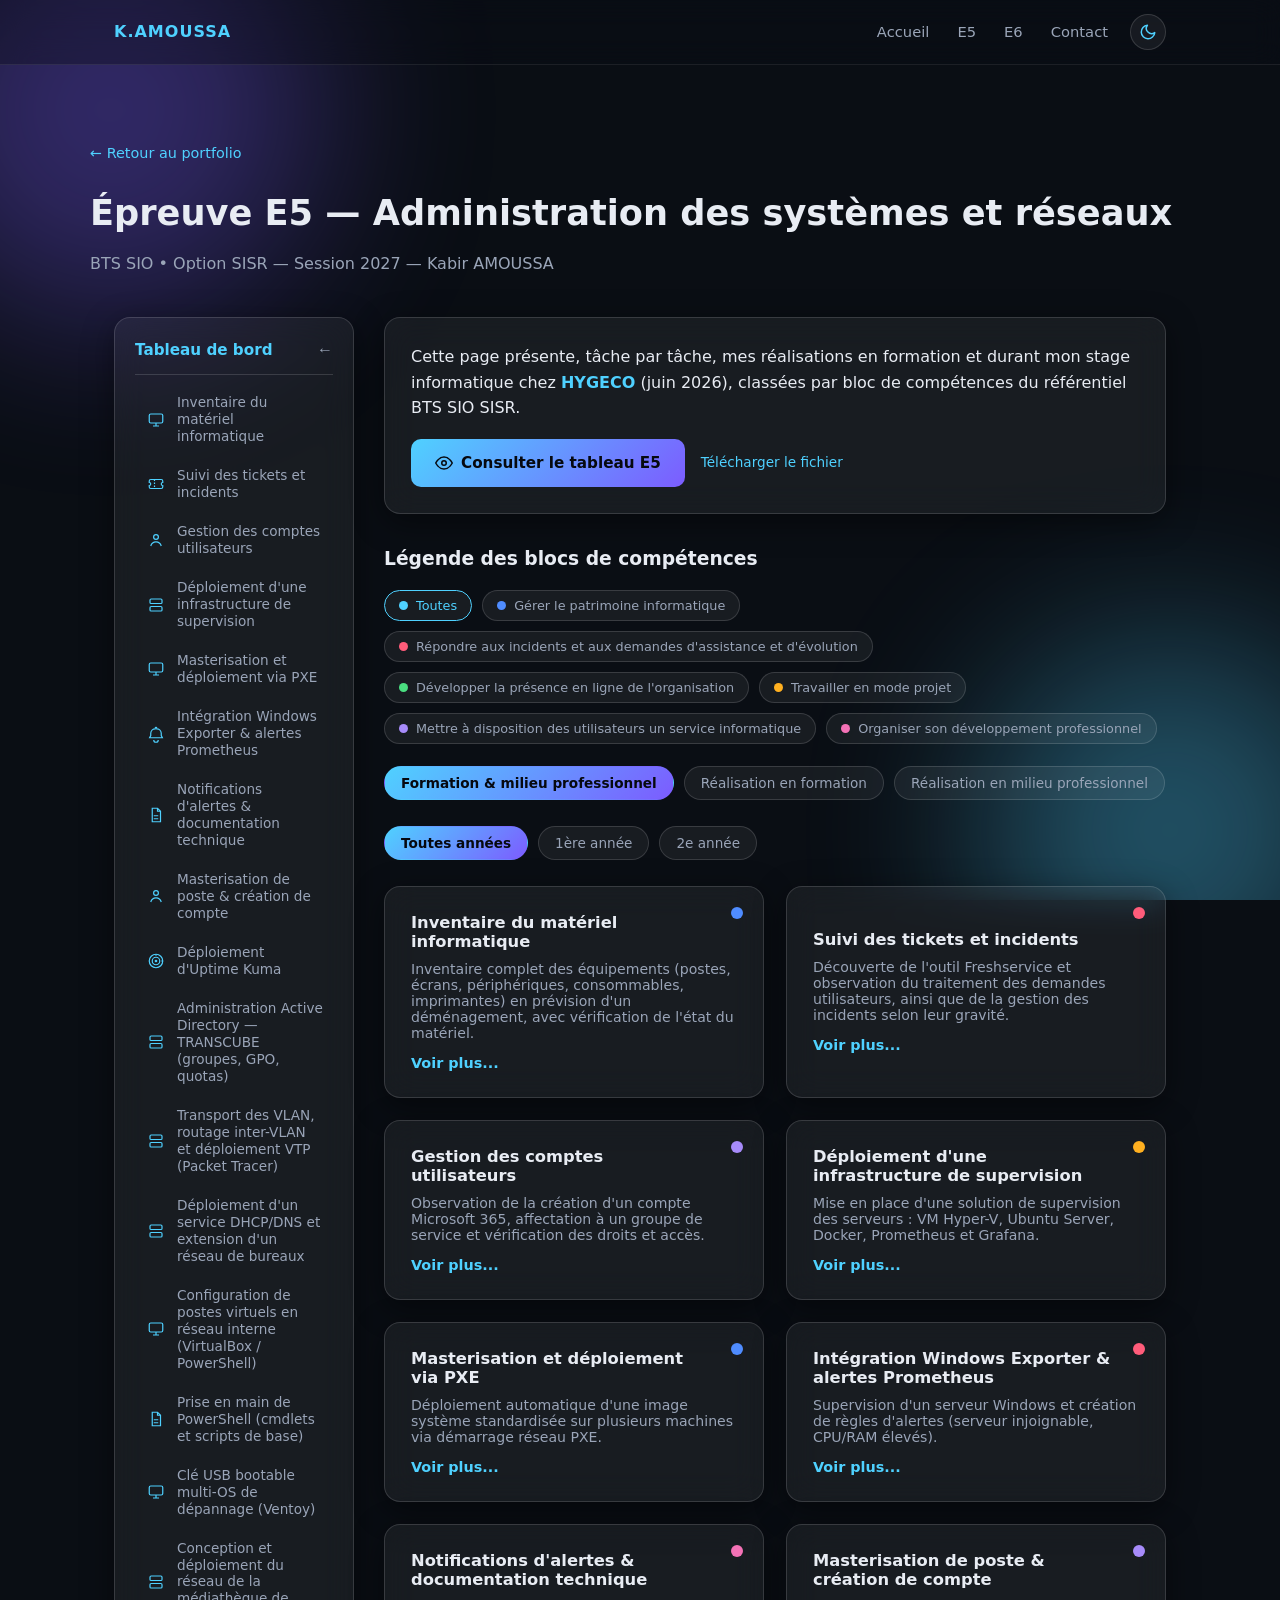
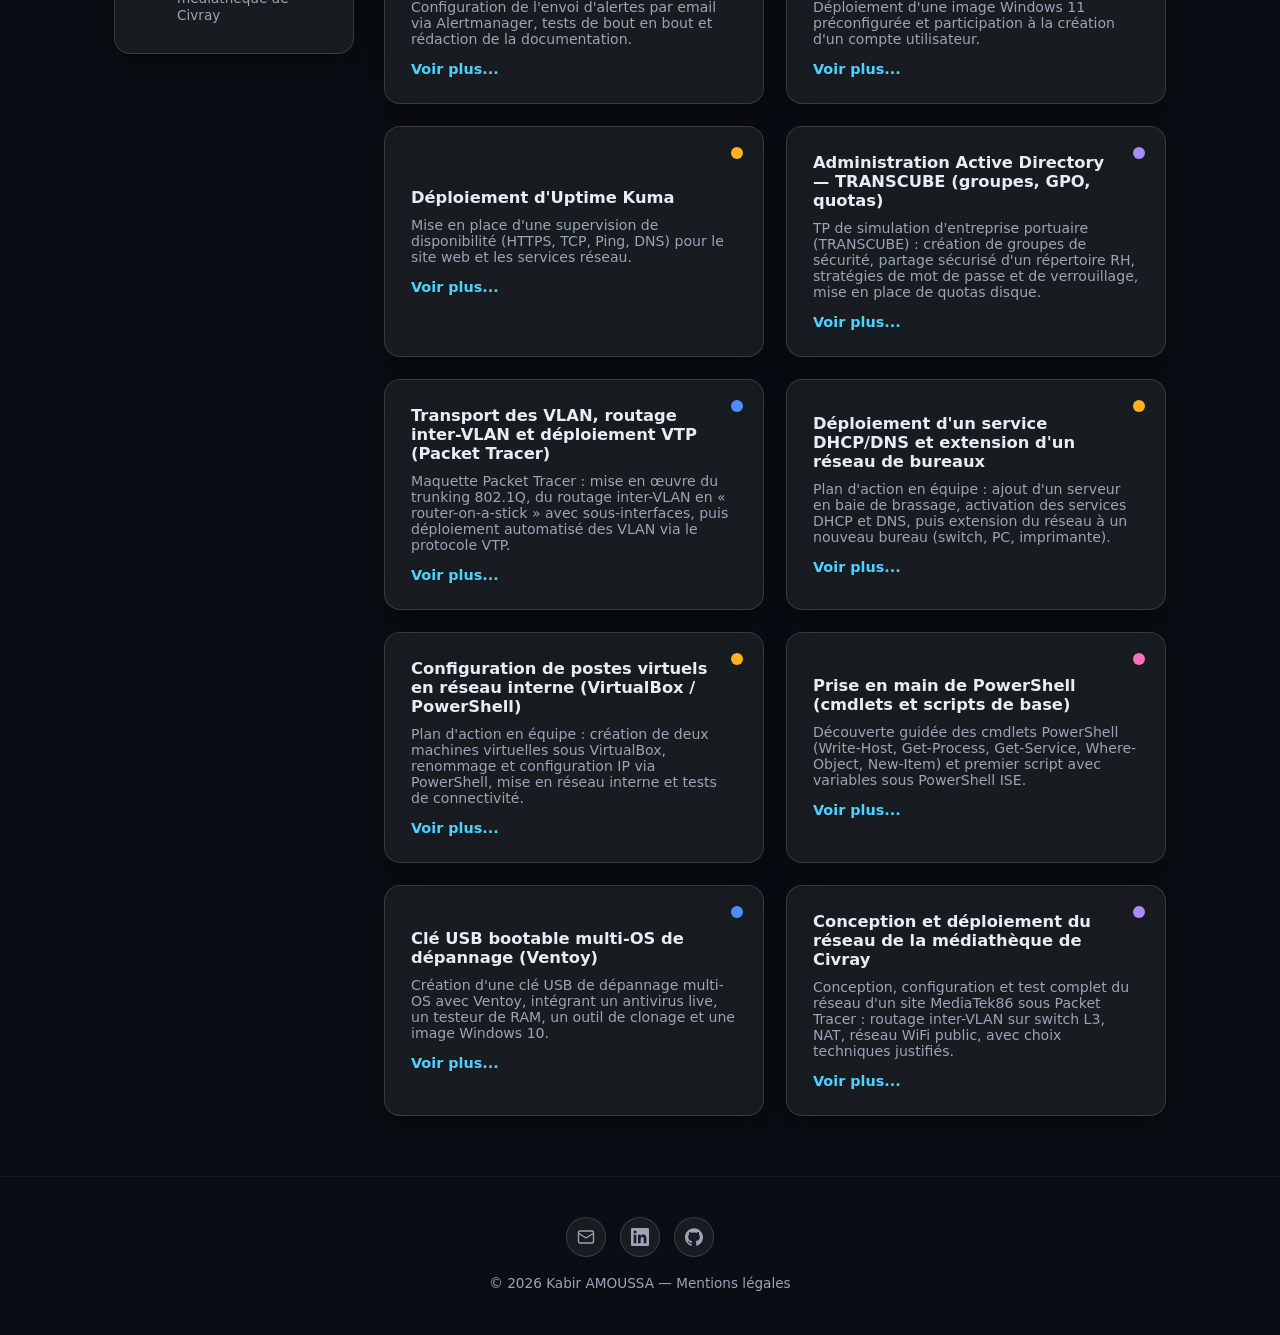
<file: e5.html>
<!DOCTYPE html>
<html lang="fr">
<head>
<meta charset="UTF-8">
<meta name="viewport" content="width=device-width, initial-scale=1.0">
<title>Épreuve E5 — Kabir AMOUSSA</title>
<meta name="robots" content="noindex, nofollow">
<script>(function(){var t=localStorage.getItem('theme');if(t==='light')document.documentElement.dataset.theme='light';})();</script>
<link rel="icon" type="image/svg+xml" href="assets/favicon.svg">
<link rel="stylesheet" href="css/style.css?v=18">
</head>
<body>

<div class="bg-blobs">
  <div class="blob blob1"></div>
  <div class="blob blob2"></div>
</div>

<nav class="navbar">
  <div class="container">
    <div class="logo">K.AMOUSSA</div>
    <div class="navbar-right">
      <ul class="nav-links">
        <li><a href="index.html">Accueil</a></li>
        <li><a href="e5.html">E5</a></li>
        <li><a href="e6.html">E6</a></li>
        <li><a href="index.html#contact">Contact</a></li>
      </ul>
      <button id="themeToggle" class="theme-toggle" aria-label="Changer de thème">
        <svg class="icon-moon" viewBox="0 0 24 24" fill="none" stroke="currentColor" stroke-width="2" stroke-linecap="round" stroke-linejoin="round"><path d="M21 12.79A9 9 0 1 1 11.21 3 7 7 0 0 0 21 12.79z"/></svg>
        <svg class="icon-sun" viewBox="0 0 24 24" fill="none" stroke="currentColor" stroke-width="2" stroke-linecap="round" stroke-linejoin="round"><circle cx="12" cy="12" r="5"/><path d="M12 1v2M12 21v2M4.22 4.22l1.42 1.42M18.36 18.36l1.42 1.42M1 12h2M21 12h2M4.22 19.78l1.42-1.42M18.36 5.64l1.42-1.42"/></svg>
      </button>
      <button class="nav-toggle" aria-label="Ouvrir le menu">&#9776;</button>
    </div>
  </div>
</nav>

<header class="subpage-header container">
  <a href="index.html" class="back-link">&larr; Retour au portfolio</a>
  <h1>Épreuve E5 — Administration des systèmes et réseaux</h1>
  <p style="color:var(--text-dim);">BTS SIO • Option SISR — Session 2027 — Kabir AMOUSSA</p>
</header>

<div class="e5-layout container">

  <!-- SIDEBAR -->
  <aside class="e5-sidebar glass" id="e5Sidebar">
    <div class="e5-sidebar-head">
      <span>Tableau de bord</span>
      <button id="e5SidebarToggle" aria-label="Réduire">&larr;</button>
    </div>
    <ul class="e5-sidebar-list" id="e5SidebarList"></ul>
  </aside>

  <div class="e5-main">
    <div class="glass card reveal" style="margin-bottom:30px;">
      <p>
        Cette page présente, tâche par tâche, mes réalisations en formation et durant mon stage
        informatique chez <strong class="accent">HYGECO</strong> (juin 2026), classées par bloc de
        compétences du référentiel BTS SIO SISR.
      </p>
      <div style="display:flex; align-items:center; gap:16px; flex-wrap:wrap; margin-top:18px;">
        <a href="https://view.officeapps.live.com/op/view.aspx?src=https%3A%2F%2Fakabir-07.github.io%2Fassets%2FTableau_E5_Kabir_AMOUSSA.xlsx" target="_blank" rel="noopener" class="btn btn-primary btn-icon">
          <svg xmlns="http://www.w3.org/2000/svg" width="18" height="18" viewBox="0 0 24 24" fill="none" stroke="currentColor" stroke-width="2" stroke-linecap="round" stroke-linejoin="round"><path d="M1 12s4-8 11-8 11 8 11 8-4 8-11 8-11-8-11-8Z"/><circle cx="12" cy="12" r="3"/></svg>
          Consulter le tableau E5
        </a>
        <a href="assets/Tableau_E5_Kabir_AMOUSSA.xlsx" download class="accent" style="font-size:0.85rem;">Télécharger le fichier</a>
      </div>
    </div>

    <h3 class="reveal" style="margin-bottom:16px;">Légende des blocs de compétences</h3>
    <div class="e5-legend reveal" id="e5Legend">
      <button class="legend-item active" data-bloc="all"><span class="legend-dot" style="background:var(--accent)"></span>Toutes</button>
      <button class="legend-item" data-bloc="patrimoine"><span class="legend-dot dot-patrimoine"></span>Gérer le patrimoine informatique</button>
      <button class="legend-item" data-bloc="incidents"><span class="legend-dot dot-incidents"></span>Répondre aux incidents et aux demandes d'assistance et d'évolution</button>
      <button class="legend-item" data-bloc="presence"><span class="legend-dot dot-presence"></span>Développer la présence en ligne de l'organisation</button>
      <button class="legend-item" data-bloc="projet"><span class="legend-dot dot-projet"></span>Travailler en mode projet</button>
      <button class="legend-item" data-bloc="service"><span class="legend-dot dot-service"></span>Mettre à disposition des utilisateurs un service informatique</button>
      <button class="legend-item" data-bloc="devpro"><span class="legend-dot dot-devpro"></span>Organiser son développement professionnel</button>
    </div>

    <div class="e5-filters reveal">
      <button class="filter-pill active" data-lieu="all">Formation &amp; milieu professionnel</button>
      <button class="filter-pill" data-lieu="formation">Réalisation en formation</button>
      <button class="filter-pill" data-lieu="entreprise">Réalisation en milieu professionnel</button>
    </div>

    <div class="e5-filters reveal">
      <button class="filter-pill active" data-annee="all">Toutes années</button>
      <button class="filter-pill" data-annee="1">1ère année</button>
      <button class="filter-pill" data-annee="2">2e année</button>
    </div>

    <div class="grid e5-tasks-grid" id="e5TasksGrid"></div>
    <p class="e5-empty" id="e5Empty" style="display:none; color:var(--text-dim); text-align:center; margin-top:20px;">Aucune mission dans cette catégorie pour l'instant.</p>
  </div>
</div>

<!-- Modale détail tâche -->
<div class="skill-modal-overlay" id="taskModalOverlay">
  <div class="glass skill-modal task-modal">
    <button class="skill-modal-close" id="taskModalClose" aria-label="Fermer">&times;</button>
    <button class="carousel-arrow skill-modal-prev" id="taskModalPrev" aria-label="Tâche précédente">&larr;</button>
    <button class="carousel-arrow skill-modal-next" id="taskModalNext" aria-label="Tâche suivante">&rarr;</button>
    <div id="taskModalBody"></div>
  </div>
</div>

<footer>
  <div class="container">
    <div class="footer-socials">
      <a href="mailto:kabir.amoussa@outlook.fr" aria-label="Email" class="footer-icon"><svg viewBox="0 0 24 24" fill="none" stroke="currentColor" stroke-width="1.8"><rect x="2" y="4" width="20" height="16" rx="2"/><path d="m22 7-8.97 5.7a1.94 1.94 0 0 1-2.06 0L2 7"/></svg></a>
      <a href="https://www.linkedin.com/in/kabir-amoussa-a6968a33a/" target="_blank" rel="noopener" aria-label="LinkedIn" class="footer-icon"><svg viewBox="0 0 24 24" fill="currentColor"><path d="M20.447 20.452h-3.554v-5.569c0-1.328-.027-3.037-1.852-3.037-1.853 0-2.136 1.445-2.136 2.939v5.667H9.351V9h3.414v1.561h.046c.477-.9 1.637-1.85 3.37-1.85 3.601 0 4.267 2.37 4.267 5.455v6.286zM5.337 7.433c-1.144 0-2.063-.926-2.063-2.065 0-1.138.92-2.063 2.063-2.063 1.14 0 2.064.925 2.064 2.063 0 1.139-.925 2.065-2.064 2.065zm1.782 13.019H3.555V9h3.564v11.452zM22.225 0H1.771C.792 0 0 .774 0 1.729v20.542C0 23.227.792 24 1.771 24h20.451C23.2 24 24 23.227 24 22.271V1.729C24 .774 23.2 0 22.222 0h.003z"/></svg></a>
      <a href="https://github.com/AKabir-07" target="_blank" rel="noopener" aria-label="GitHub" class="footer-icon"><svg viewBox="0 0 24 24" fill="currentColor"><path d="M12 .297c-6.63 0-12 5.373-12 12 0 5.303 3.438 9.8 8.205 11.385.6.113.82-.258.82-.577 0-.285-.01-1.04-.015-2.04-3.338.724-4.042-1.61-4.042-1.61-.546-1.387-1.333-1.756-1.333-1.756-1.089-.744.084-.729.084-.729 1.205.084 1.838 1.236 1.838 1.236 1.07 1.835 2.809 1.305 3.495.998.108-.776.417-1.305.76-1.605-2.665-.3-5.466-1.332-5.466-5.93 0-1.31.465-2.38 1.235-3.22-.135-.303-.54-1.523.105-3.176 0 0 1.005-.322 3.3 1.23.96-.267 1.98-.399 3-.405 1.02.006 2.04.138 3 .405 2.28-1.552 3.285-1.23 3.285-1.23.645 1.653.24 2.873.12 3.176.765.84 1.23 1.91 1.23 3.22 0 4.61-2.805 5.625-5.475 5.92.42.36.81 1.096.81 2.22 0 1.606-.015 2.896-.015 3.286 0 .315.21.69.825.57C20.565 22.092 24 17.592 24 12.297c0-6.627-5.373-12-12-12"/></svg></a>
    </div>
    <p>© <span id="year"></span> Kabir AMOUSSA — <a href="mentions-legales.html">Mentions légales</a></p>
  </div>
</footer>

<script src="js/script.js?v=18"></script>
</body>
</html>
</file>
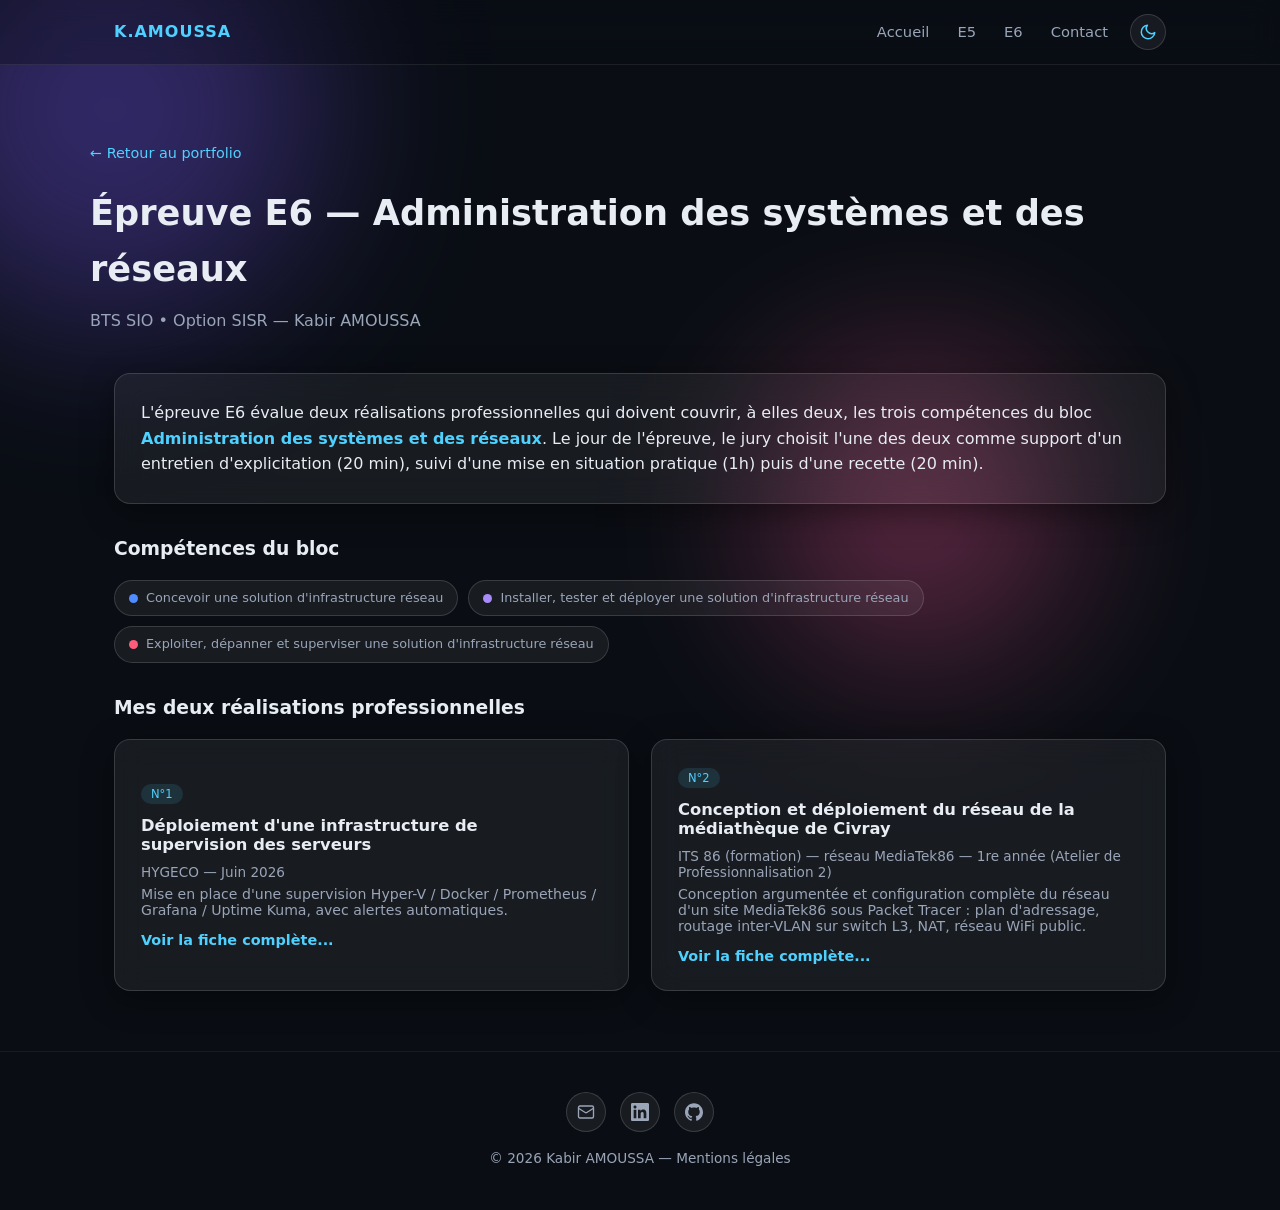
<file: e6.html>
<!DOCTYPE html>
<html lang="fr">
<head>
<meta charset="UTF-8">
<meta name="viewport" content="width=device-width, initial-scale=1.0">
<title>Épreuve E6 — Kabir AMOUSSA</title>
<meta name="robots" content="noindex, nofollow">
<script>(function(){var t=localStorage.getItem('theme');if(t==='light')document.documentElement.dataset.theme='light';})();</script>
<link rel="icon" type="image/svg+xml" href="assets/favicon.svg">
<link rel="stylesheet" href="css/style.css?v=18">
</head>
<body>

<div class="bg-blobs">
  <div class="blob blob1"></div>
  <div class="blob blob3"></div>
</div>

<nav class="navbar">
  <div class="container">
    <div class="logo">K.AMOUSSA</div>
    <div class="navbar-right">
      <ul class="nav-links">
        <li><a href="index.html">Accueil</a></li>
        <li><a href="e5.html">E5</a></li>
        <li><a href="e6.html">E6</a></li>
        <li><a href="index.html#contact">Contact</a></li>
      </ul>
      <button id="themeToggle" class="theme-toggle" aria-label="Changer de thème">
        <svg class="icon-moon" viewBox="0 0 24 24" fill="none" stroke="currentColor" stroke-width="2" stroke-linecap="round" stroke-linejoin="round"><path d="M21 12.79A9 9 0 1 1 11.21 3 7 7 0 0 0 21 12.79z"/></svg>
        <svg class="icon-sun" viewBox="0 0 24 24" fill="none" stroke="currentColor" stroke-width="2" stroke-linecap="round" stroke-linejoin="round"><circle cx="12" cy="12" r="5"/><path d="M12 1v2M12 21v2M4.22 4.22l1.42 1.42M18.36 18.36l1.42 1.42M1 12h2M21 12h2M4.22 19.78l1.42-1.42M18.36 5.64l1.42-1.42"/></svg>
      </button>
      <button class="nav-toggle" aria-label="Ouvrir le menu">&#9776;</button>
    </div>
  </div>
</nav>

<header class="subpage-header container">
  <a href="index.html" class="back-link">&larr; Retour au portfolio</a>
  <h1>Épreuve E6 — Administration des systèmes et des réseaux</h1>
  <p style="color:var(--text-dim);">BTS SIO • Option SISR — Kabir AMOUSSA</p>
</header>

<section style="padding-top:0;">
  <div class="container">

    <div class="glass card reveal" style="margin-bottom:30px;">
      <p>
        L'épreuve E6 évalue deux réalisations professionnelles qui doivent couvrir, à elles deux,
        les trois compétences du bloc <strong class="accent">Administration des systèmes et des
        réseaux</strong>. Le jour de l'épreuve, le jury choisit l'une des deux comme support d'un
        entretien d'explicitation (20 min), suivi d'une mise en situation pratique (1h) puis d'une
        recette (20 min).
      </p>
    </div>

    <h3 class="reveal" style="margin-bottom:16px;">Compétences du bloc</h3>
    <div class="e5-legend reveal" style="margin-bottom:30px;">
      <span class="legend-item" style="cursor:default;"><span class="legend-dot dot-patrimoine"></span>Concevoir une solution d'infrastructure réseau</span>
      <span class="legend-item" style="cursor:default;"><span class="legend-dot dot-service"></span>Installer, tester et déployer une solution d'infrastructure réseau</span>
      <span class="legend-item" style="cursor:default;"><span class="legend-dot dot-incidents"></span>Exploiter, dépanner et superviser une solution d'infrastructure réseau</span>
    </div>

    <h3 class="reveal" style="margin-bottom:16px;">Mes deux réalisations professionnelles</h3>
    <div class="grid" id="e6RealisationsGrid"></div>

  </div>
</section>

<!-- Modale détail réalisation -->
<div class="skill-modal-overlay" id="e6ModalOverlay">
  <div class="glass skill-modal task-modal">
    <button class="skill-modal-close" id="e6ModalClose" aria-label="Fermer">&times;</button>
    <div id="e6ModalBody"></div>
  </div>
</div>

<footer>
  <div class="container">
    <div class="footer-socials">
      <a href="mailto:kabir.amoussa@outlook.fr" aria-label="Email" class="footer-icon"><svg viewBox="0 0 24 24" fill="none" stroke="currentColor" stroke-width="1.8"><rect x="2" y="4" width="20" height="16" rx="2"/><path d="m22 7-8.97 5.7a1.94 1.94 0 0 1-2.06 0L2 7"/></svg></a>
      <a href="https://www.linkedin.com/in/kabir-amoussa-a6968a33a/" target="_blank" rel="noopener" aria-label="LinkedIn" class="footer-icon"><svg viewBox="0 0 24 24" fill="currentColor"><path d="M20.447 20.452h-3.554v-5.569c0-1.328-.027-3.037-1.852-3.037-1.853 0-2.136 1.445-2.136 2.939v5.667H9.351V9h3.414v1.561h.046c.477-.9 1.637-1.85 3.37-1.85 3.601 0 4.267 2.37 4.267 5.455v6.286zM5.337 7.433c-1.144 0-2.063-.926-2.063-2.065 0-1.138.92-2.063 2.063-2.063 1.14 0 2.064.925 2.064 2.063 0 1.139-.925 2.065-2.064 2.065zm1.782 13.019H3.555V9h3.564v11.452zM22.225 0H1.771C.792 0 0 .774 0 1.729v20.542C0 23.227.792 24 1.771 24h20.451C23.2 24 24 23.227 24 22.271V1.729C24 .774 23.2 0 22.222 0h.003z"/></svg></a>
      <a href="https://github.com/AKabir-07" target="_blank" rel="noopener" aria-label="GitHub" class="footer-icon"><svg viewBox="0 0 24 24" fill="currentColor"><path d="M12 .297c-6.63 0-12 5.373-12 12 0 5.303 3.438 9.8 8.205 11.385.6.113.82-.258.82-.577 0-.285-.01-1.04-.015-2.04-3.338.724-4.042-1.61-4.042-1.61-.546-1.387-1.333-1.756-1.333-1.756-1.089-.744.084-.729.084-.729 1.205.084 1.838 1.236 1.838 1.236 1.07 1.835 2.809 1.305 3.495.998.108-.776.417-1.305.76-1.605-2.665-.3-5.466-1.332-5.466-5.93 0-1.31.465-2.38 1.235-3.22-.135-.303-.54-1.523.105-3.176 0 0 1.005-.322 3.3 1.23.96-.267 1.98-.399 3-.405 1.02.006 2.04.138 3 .405 2.28-1.552 3.285-1.23 3.285-1.23.645 1.653.24 2.873.12 3.176.765.84 1.23 1.91 1.23 3.22 0 4.61-2.805 5.625-5.475 5.92.42.36.81 1.096.81 2.22 0 1.606-.015 2.896-.015 3.286 0 .315.21.69.825.57C20.565 22.092 24 17.592 24 12.297c0-6.627-5.373-12-12-12"/></svg></a>
    </div>
    <p>© <span id="year"></span> Kabir AMOUSSA — <a href="mentions-legales.html">Mentions légales</a></p>
  </div>
</footer>

<script src="js/script.js?v=18"></script>
</body>
</html>
                                                                                                                                                                                                                                                                              
</file>
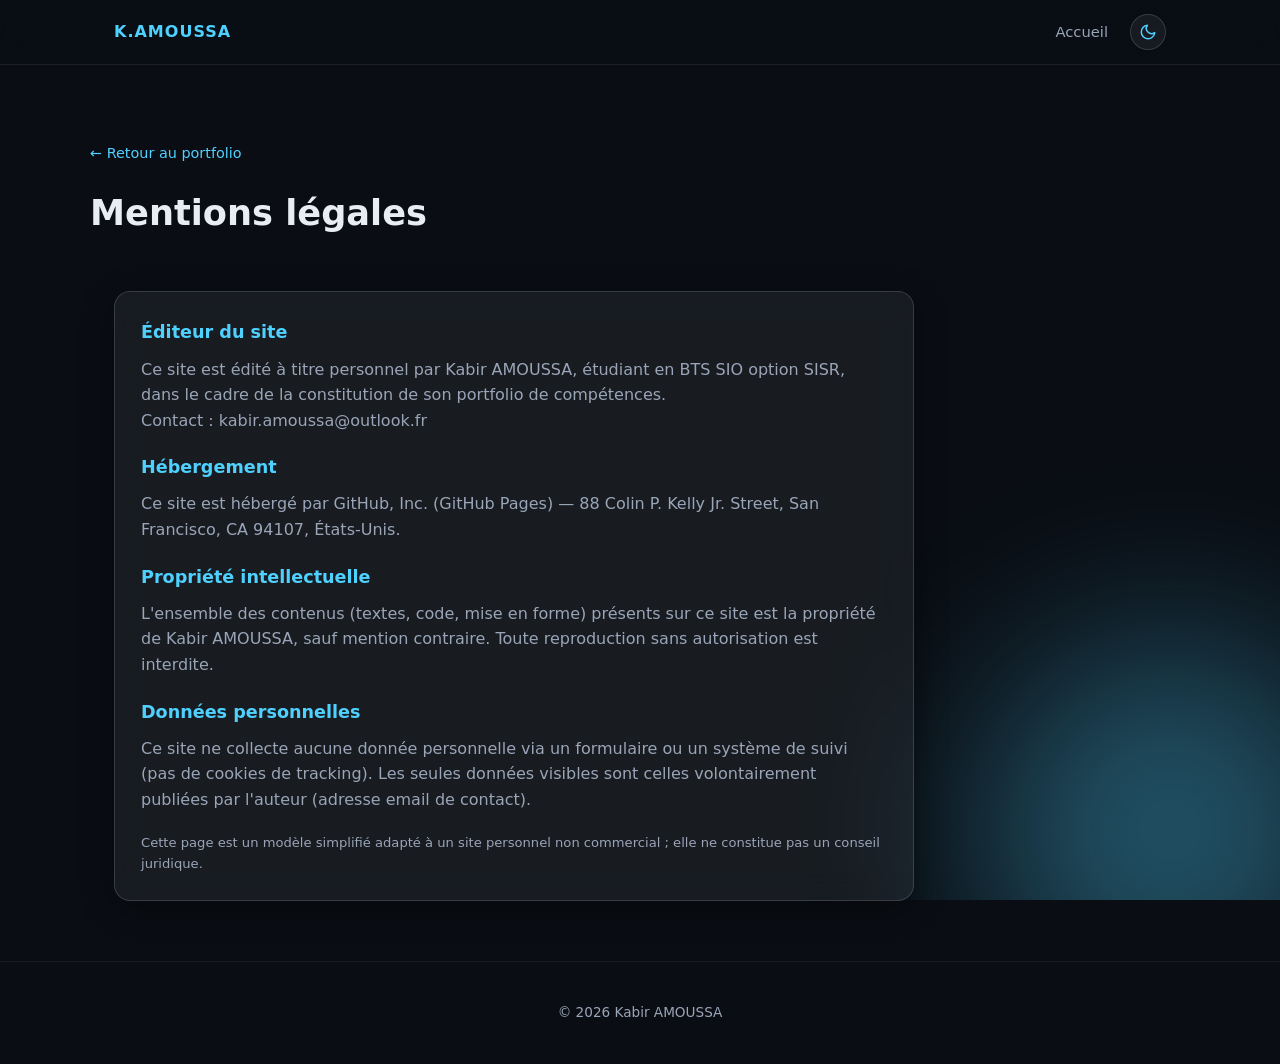
<file: mentions-legales.html>
<!DOCTYPE html>
<html lang="fr">
<head>
<meta charset="UTF-8">
<meta name="viewport" content="width=device-width, initial-scale=1.0">
<title>Mentions légales — Kabir AMOUSSA</title>
<meta name="robots" content="noindex, nofollow">
<script>(function(){var t=localStorage.getItem('theme');if(t==='light')document.documentElement.dataset.theme='light';})();</script>
<link rel="icon" type="image/svg+xml" href="assets/favicon.svg">
<link rel="stylesheet" href="css/style.css?v=18">
</head>
<body>

<div class="bg-blobs"><div class="blob blob2"></div></div>

<nav class="navbar">
  <div class="container">
    <div class="logo">K.AMOUSSA</div>
    <div class="navbar-right">
      <ul class="nav-links">
        <li><a href="index.html">Accueil</a></li>
      </ul>
      <button id="themeToggle" class="theme-toggle" aria-label="Changer de thème">
        <svg class="icon-moon" viewBox="0 0 24 24" fill="none" stroke="currentColor" stroke-width="2" stroke-linecap="round" stroke-linejoin="round"><path d="M21 12.79A9 9 0 1 1 11.21 3 7 7 0 0 0 21 12.79z"/></svg>
        <svg class="icon-sun" viewBox="0 0 24 24" fill="none" stroke="currentColor" stroke-width="2" stroke-linecap="round" stroke-linejoin="round"><circle cx="12" cy="12" r="5"/><path d="M12 1v2M12 21v2M4.22 4.22l1.42 1.42M18.36 18.36l1.42 1.42M1 12h2M21 12h2M4.22 19.78l1.42-1.42M18.36 5.64l1.42-1.42"/></svg>
      </button>
    </div>
  </div>
</nav>

<header class="subpage-header container">
  <a href="index.html" class="back-link">&larr; Retour au portfolio</a>
  <h1>Mentions légales</h1>
</header>

<section style="padding-top:0;">
  <div class="container">
    <div class="glass card" style="max-width:800px;">
      <h3 style="margin-bottom:10px;">Éditeur du site</h3>
      <p style="color:var(--text-dim); margin-bottom:20px;">
        Ce site est édité à titre personnel par Kabir AMOUSSA, étudiant en BTS SIO option SISR,
        dans le cadre de la constitution de son portfolio de compétences.<br>
        Contact : kabir.amoussa@outlook.fr
      </p>

      <h3 style="margin-bottom:10px;">Hébergement</h3>
      <p style="color:var(--text-dim); margin-bottom:20px;">
        Ce site est hébergé par GitHub, Inc. (GitHub Pages) — 88 Colin P. Kelly Jr. Street,
        San Francisco, CA 94107, États-Unis.
      </p>

      <h3 style="margin-bottom:10px;">Propriété intellectuelle</h3>
      <p style="color:var(--text-dim); margin-bottom:20px;">
        L'ensemble des contenus (textes, code, mise en forme) présents sur ce site est la
        propriété de Kabir AMOUSSA, sauf mention contraire. Toute reproduction sans autorisation
        est interdite.
      </p>

      <h3 style="margin-bottom:10px;">Données personnelles</h3>
      <p style="color:var(--text-dim); margin-bottom:20px;">
        Ce site ne collecte aucune donnée personnelle via un formulaire ou un système de suivi
        (pas de cookies de tracking). Les seules données visibles sont celles volontairement
        publiées par l'auteur (adresse email de contact).
      </p>

      <p style="color:var(--text-dim); font-size:0.82rem; margin-top:20px;">
        Cette page est un modèle simplifié adapté à un site personnel non commercial ;
        elle ne constitue pas un conseil juridique.
      </p>
    </div>
  </div>
</section>

<footer>
  <div class="container">
    <p>© <span id="year"></span> Kabir AMOUSSA</p>
  </div>
</footer>

<script src="js/script.js?v=18"></script>
</body>
</html>
</file>
<file: css/style.css>
/* =========================================================
   Portfolio Kabir AMOUSSA — BTS SIO SISR
   Thème : dark tech + glassmorphism
   ========================================================= */

:root {
  --bg: #0a0e14;
  --bg-alt: #0f1420;
  --text: #e8ecf3;
  --text-dim: #9aa5b8;
  --accent: #4fd1ff;
  --accent-2: #7c5cff;
  --glass-bg: rgba(255, 255, 255, 0.06);
  --glass-border: rgba(255, 255, 255, 0.14);
  --glass-blur: 16px;
  --radius: 16px;
  --shadow: 0 8px 32px rgba(0, 0, 0, 0.45);
  --maxw: 1100px;
}

/* -------- Thème clair -------- */
html[data-theme="light"] {
  --bg: #eef3fb;
  --bg-alt: #e4ecfa;
  --text: #16213e;
  --text-dim: #5b6b85;
  --accent: #2f6fed;
  --accent-2: #7c5cff;
  --glass-bg: rgba(255, 255, 255, 0.6);
  --glass-border: rgba(20, 30, 60, 0.12);
  --shadow: 0 8px 32px rgba(30, 40, 80, 0.12);
}
html[data-theme="light"] body { background: linear-gradient(180deg, #eef3fb, #dce6f9); }
html[data-theme="light"] .navbar { background: rgba(255, 255, 255, 0.55); border-bottom-color: rgba(20, 30, 60, 0.08); }
html[data-theme="light"] .navbar.scrolled { background: rgba(255, 255, 255, 0.85); }
html[data-theme="light"] .blob { opacity: 0.16; }
@media (max-width: 800px) {
  html[data-theme="light"] .nav-links { background: rgba(255, 255, 255, 0.95); }
  html[data-theme="light"] .nav-links a { border-top-color: rgba(20, 30, 60, 0.08); }
}

* { box-sizing: border-box; margin: 0; padding: 0; }

html { scroll-behavior: smooth; }

body {
  background: var(--bg);
  color: var(--text);
  font-family: 'Segoe UI', system-ui, -apple-system, sans-serif;
  line-height: 1.6;
  overflow-x: hidden;
}

a { color: inherit; text-decoration: none; }
ul { list-style: none; }
img { max-width: 100%; display: block; }

.container {
  max-width: var(--maxw);
  margin: 0 auto;
  padding: 0 24px;
}

/* -------- Fond animé (dégradés flous derrière le verre) -------- */
.bg-blobs {
  position: fixed;
  inset: 0;
  z-index: -1;
  overflow: hidden;
}
.blob {
  position: absolute;
  border-radius: 50%;
  filter: blur(90px);
  opacity: 0.35;
  animation: float 18s ease-in-out infinite;
}
.blob1 { width: 420px; height: 420px; background: var(--accent-2); top: -100px; left: -100px; }
.blob2 { width: 380px; height: 380px; background: var(--accent); bottom: -120px; right: -80px; animation-delay: -6s; }
.blob3 { width: 300px; height: 300px; background: #ff5c9e; top: 40%; left: 60%; animation-delay: -12s; }

@keyframes float {
  0%, 100% { transform: translate(0, 0) scale(1); }
  50% { transform: translate(40px, -30px) scale(1.1); }
}

/* -------- Composant verre (glassmorphism) -------- */
.glass {
  background: var(--glass-bg);
  border: 1px solid var(--glass-border);
  backdrop-filter: blur(var(--glass-blur));
  -webkit-backdrop-filter: blur(var(--glass-blur));
  border-radius: var(--radius);
  box-shadow: var(--shadow);
}

/* -------- Navbar -------- */
.navbar {
  position: fixed;
  top: 0; left: 0; right: 0;
  z-index: 100;
  padding: 14px 24px;
  background: rgba(10, 14, 20, 0.35);
  backdrop-filter: blur(14px);
  -webkit-backdrop-filter: blur(14px);
  border-bottom: 1px solid rgba(255,255,255,0.08);
  transition: background 0.3s ease;
}
.navbar.scrolled { background: rgba(10, 14, 20, 0.75); }
.navbar .container { display: flex; align-items: center; justify-content: space-between; }
.logo { font-weight: 700; letter-spacing: 1px; color: var(--accent); }
.nav-links { display: flex; gap: 28px; }
.nav-links a { font-size: 0.92rem; color: var(--text-dim); transition: color 0.2s; }
.nav-links a:hover { color: var(--accent); }
.nav-toggle { display: none; background: none; border: none; color: var(--text); font-size: 1.5rem; cursor: pointer; }
.navbar-right { display: flex; align-items: center; gap: 22px; }
.theme-toggle {
  width: 36px; height: 36px;
  display: flex; align-items: center; justify-content: center;
  border-radius: 50%;
  background: var(--glass-bg);
  border: 1px solid var(--glass-border);
  color: var(--accent);
  cursor: pointer;
  flex-shrink: 0;
  transition: transform 0.2s ease, border-color 0.2s ease;
}
.theme-toggle:hover { transform: translateY(-2px); border-color: var(--accent); }
.theme-toggle svg { width: 18px; height: 18px; }
.theme-toggle .icon-sun { display: none; }
html[data-theme="light"] .theme-toggle .icon-moon { display: none; }
html[data-theme="light"] .theme-toggle .icon-sun { display: block; }

@media (max-width: 800px) {
  .nav-links {
    position: absolute; top: 100%; left: 0; right: 0;
    flex-direction: column; gap: 0;
    background: rgba(10,14,20,0.95);
    max-height: 0; overflow: hidden;
    transition: max-height 0.3s ease;
  }
  .nav-links.open { max-height: 400px; }
  .nav-links a { padding: 14px 24px; border-top: 1px solid rgba(255,255,255,0.06); }
  .nav-toggle { display: block; }
}

/* -------- Sections génériques -------- */
section { padding: 110px 0 60px; }
.section-title {
  font-size: 2rem;
  margin-bottom: 8px;
}
.section-sub {
  color: var(--text-dim);
  margin-bottom: 40px;
}
.accent { color: var(--accent); }

.reveal { opacity: 0; transform: translateY(24px); transition: opacity 0.6s ease, transform 0.6s ease; }
.reveal.visible { opacity: 1; transform: translateY(0); }

/* -------- Hero -------- */
.hero {
  min-height: 100vh;
  display: flex;
  align-items: center;
  padding-top: 80px;
}
.hero h1 {
  font-size: clamp(2.2rem, 5vw, 3.6rem);
  line-height: 1.1;
  margin-bottom: 16px;
}
.hero .subtitle {
  font-size: 1.15rem;
  color: var(--text-dim);
  margin-bottom: 28px;
  max-width: 600px;
}
.btn-group { display: flex; gap: 14px; flex-wrap: wrap; }
.btn {
  display: inline-block;
  padding: 12px 24px;
  border-radius: 10px;
  font-weight: 600;
  font-size: 0.95rem;
  transition: transform 0.2s ease, box-shadow 0.2s ease;
}
.btn-primary {
  background: linear-gradient(135deg, var(--accent), var(--accent-2));
  color: #06090f;
}
.btn-ghost {
  border: 1px solid var(--glass-border);
  background: var(--glass-bg);
  backdrop-filter: blur(var(--glass-blur));
}
.btn:hover { transform: translateY(-3px); box-shadow: 0 10px 24px rgba(79, 209, 255, 0.25); }
.btn-icon { display: inline-flex; align-items: center; gap: 8px; }

/* -------- Cards (compétences / certifs / projets) -------- */
.grid {
  display: grid;
  gap: 22px;
  grid-template-columns: repeat(auto-fit, minmax(240px, 1fr));
}
.card {
  padding: 26px;
  transition: transform 0.25s ease, border-color 0.25s ease;
}
.card:hover { transform: translateY(-6px); border-color: var(--accent); }
.card h3 { margin-bottom: 10px; font-size: 1.1rem; color: var(--accent); }
.card ul li { color: var(--text-dim); font-size: 0.92rem; padding: 3px 0; }
.card ul li::before { content: "› "; color: var(--accent); }

.badge {
  display: inline-block;
  font-size: 0.72rem;
  padding: 3px 10px;
  border-radius: 999px;
  background: rgba(79, 209, 255, 0.12);
  color: var(--accent);
  margin: 2px 4px 2px 0;
}

/* -------- Skills grid (cartes individuelles + modale) -------- */
.skills-grid { grid-template-columns: repeat(auto-fit, minmax(180px, 1fr)); }
.skill-card {
  display: flex;
  flex-direction: column;
  align-items: center;
  text-align: center;
  gap: 10px;
  padding: 28px 18px;
  font-family: inherit;
  color: var(--text);
  cursor: pointer;
  transition: transform 0.25s ease, border-color 0.25s ease;
}
.skill-card:hover { transform: translateY(-6px); border-color: var(--accent); }
.skill-icon {
  width: 46px; height: 46px;
  display: flex; align-items: center; justify-content: center;
  border-radius: 50%;
  background: rgba(79,209,255,0.1);
  color: var(--accent);
}
.skill-icon svg { width: 24px; height: 24px; }
.skill-title { font-weight: 600; font-size: 0.95rem; }
.skill-more { color: var(--accent); font-size: 0.8rem; }

.skill-modal-overlay {
  position: fixed;
  inset: 0;
  z-index: 200;
  display: none;
  align-items: center;
  justify-content: center;
  background: rgba(5, 7, 12, 0.72);
  backdrop-filter: blur(6px);
  padding: 20px;
}
.skill-modal-overlay.open { display: flex; }
.skill-modal {
  position: relative;
  max-width: 460px;
  width: 100%;
  padding: 40px 36px;
  text-align: center;
  animation: fadein 0.25s ease;
}
.skill-modal h3 { font-size: 1.3rem; margin-bottom: 16px; }
.skill-modal p { color: var(--text-dim); font-size: 0.95rem; }
.skill-modal-close {
  position: absolute;
  top: 14px; right: 14px;
  width: 30px; height: 30px;
  border-radius: 50%;
  border: 1px solid var(--glass-border);
  background: var(--glass-bg);
  color: var(--text);
  font-size: 1.1rem;
  cursor: pointer;
  line-height: 1;
}
.skill-modal-prev, .skill-modal-next {
  position: absolute;
  top: 50%;
  transform: translateY(-50%);
}
.skill-modal-prev { left: -60px; }
.skill-modal-next { right: -60px; }
@media (max-width: 640px) {
  .skill-modal-prev { left: 6px; }
  .skill-modal-next { right: 6px; }
  .skill-modal { padding: 40px 20px; }
}

.placeholder-card {
  border-style: dashed;
  opacity: 0.6;
}

/* -------- Parcours (Formation / Expérience en 2 colonnes) -------- */
.parcours-columns { display: grid; grid-template-columns: 1fr 1fr; gap: 40px; }
@media (max-width: 800px) { .parcours-columns { grid-template-columns: 1fr; gap: 10px; } }

.parcours-col-head { display: flex; align-items: center; gap: 12px; margin-bottom: 20px; }
.parcours-col-icon {
  width: 38px; height: 38px;
  display: flex; align-items: center; justify-content: center;
  border-radius: 50%;
  background: rgba(79,209,255,0.1);
  color: var(--accent);
  flex-shrink: 0;
}
.parcours-col-icon svg { width: 20px; height: 20px; }
.parcours-col-head h3 { font-size: 1.1rem; }

.timeline { position: relative; padding-left: 28px; }
.timeline::before {
  content: "";
  position: absolute;
  left: 6px; top: 0; bottom: 0;
  width: 2px;
  background: linear-gradient(var(--accent), var(--accent-2));
}
.tl-item {
  position: relative;
  display: block;
  width: 100%;
  margin-bottom: 24px;
  padding: 20px 22px 20px 60px;
  text-align: left;
  font-family: inherit;
  color: var(--text);
  cursor: pointer;
  transition: transform 0.25s ease, border-color 0.25s ease;
}
.tl-item:hover { transform: translateY(-4px); border-color: var(--accent); }
.tl-item::before {
  content: "";
  position: absolute;
  left: -28px; top: 26px;
  width: 12px; height: 12px;
  border-radius: 50%;
  background: var(--accent);
  box-shadow: 0 0 0 4px rgba(79,209,255,0.2);
}
.tl-badge {
  position: absolute;
  left: 20px; top: 20px;
  width: 34px; height: 34px;
  border-radius: 9px;
  display: flex; align-items: center; justify-content: center;
  font-weight: 700; font-size: 0.9rem;
  color: #06090f;
  flex-shrink: 0;
  overflow: hidden;
}
.tl-badge-img { background: #fff; padding: 5px; }
.tl-badge-img img { width: 100%; height: 100%; object-fit: contain; }
.tl-badge-icon svg { width: 18px; height: 18px; color: #06090f; }
.tl-date { color: var(--accent); font-size: 0.8rem; font-weight: 600; }
.tl-item h3 { margin: 4px 0; font-size: 1rem; }
.tl-org { color: var(--text-dim); font-size: 0.85rem; margin-bottom: 8px; }
.tl-short { color: var(--text-dim); font-size: 0.88rem; margin-bottom: 10px; }
.tl-more { color: var(--accent); font-size: 0.8rem; }

.parcours-modal-meta { color: var(--text-dim); font-size: 0.85rem; margin-bottom: 16px; }

/* -------- E6 : fiches de réalisation -------- */
.comp-list { list-style: none; padding: 0; margin: 10px 0; }
.comp-list li { padding: 6px 0; color: var(--text-dim); font-size: 0.92rem; }

/* -------- Projets -------- */
.project-card { display: flex; flex-direction: column; gap: 10px; }
.project-card .tags { margin-top: 6px; }

/* -------- Veille -------- */
.veille-header { text-align: center; max-width: 700px; margin: 0 auto 36px; }
.veille-main-title { font-size: 1.3rem; color: var(--accent); margin-bottom: 8px; }
.veille-duration { color: var(--text-dim); font-size: 0.9rem; }

.veille-indicator {
  display: flex;
  flex-direction: column;
  align-items: center;
  gap: 12px;
  margin-bottom: 30px;
}
.veille-num {
  width: 42px; height: 42px;
  border-radius: 50%;
  display: flex; align-items: center; justify-content: center;
  background: linear-gradient(135deg, var(--accent), var(--accent-2));
  color: #06090f;
  font-weight: 700;
  font-size: 1.1rem;
  box-shadow: 0 0 0 5px rgba(79,209,255,0.15);
}
.veille-period-badge {
  padding: 8px 20px;
  border-radius: 999px;
  font-weight: 600;
  font-size: 0.9rem;
  color: var(--accent);
  background: var(--glass-bg);
  border: 1px solid var(--glass-border);
  backdrop-filter: blur(var(--glass-blur));
}

.veille-carousel {
  max-width: 650px;
  margin: 0 auto;
}
.veille-card {
  display: none;
  padding: 32px;
  text-align: center;
  animation: fadein 0.4s ease;
}
.veille-card.active { display: block; }
@keyframes fadein { from { opacity: 0; transform: translateY(8px); } to { opacity: 1; transform: translateY(0); } }
.veille-card-top { display: flex; justify-content: center; align-items: center; gap: 12px; margin-bottom: 14px; flex-wrap: wrap; }
.veille-source { color: var(--accent-2); font-size: 0.78rem; font-weight: 700; letter-spacing: 0.5px; }
.veille-card h4 { margin-bottom: 10px; font-size: 1.15rem; }
.veille-card p { color: var(--text-dim); font-size: 0.92rem; margin-bottom: 16px; }
.veille-link { color: var(--accent); font-size: 0.9rem; font-weight: 600; }

.veille-nav {
  display: flex;
  align-items: center;
  justify-content: center;
  gap: 20px;
  margin: 24px 0 40px;
}
.carousel-arrow {
  flex-shrink: 0;
  width: 40px; height: 40px;
  border-radius: 50%;
  border: 1px solid var(--glass-border);
  background: var(--glass-bg);
  backdrop-filter: blur(var(--glass-blur));
  color: var(--accent);
  font-size: 1.1rem;
  cursor: pointer;
  transition: transform 0.2s ease, border-color 0.2s ease;
}
.carousel-arrow:hover { transform: scale(1.08); border-color: var(--accent); }

.veille-dots { display: flex; align-items: center; gap: 8px; }
.dot {
  width: 8px; height: 8px;
  border-radius: 50%;
  background: var(--glass-border);
  cursor: pointer;
  transition: background 0.25s ease, transform 0.25s ease;
}
.dot.active { background: var(--accent); transform: scale(1.3); }

.veille-conclusion { max-width: 750px; margin: 0 auto; padding: 28px; }
.veille-conclusion h3 { color: var(--accent); margin-bottom: 10px; font-size: 1rem; }
.veille-conclusion p { color: var(--text-dim); font-size: 0.92rem; }

/* -------- Epreuves E5/E6 -------- */
.epreuve-banner {
  display: flex;
  gap: 20px;
  flex-wrap: wrap;
  padding: 30px;
}
.epreuve-banner .card { flex: 1; min-width: 240px; }

/* -------- Contact -------- */
.contact-grid { display: grid; grid-template-columns: repeat(auto-fit, minmax(220px, 1fr)); gap: 24px; }
.contact-item {
  display: flex;
  align-items: center;
  gap: 16px;
  padding: 22px;
  transition: transform 0.25s ease, border-color 0.25s ease;
}
.contact-item:hover { transform: translateY(-6px); border-color: var(--accent); }
.contact-item .skill-icon { flex-shrink: 0; }
.contact-item h4 { color: var(--accent); margin-bottom: 4px; font-size: 0.85rem; text-transform: uppercase; letter-spacing: 1px; }
.contact-item p { color: var(--text-dim); font-size: 0.9rem; word-break: break-word; }

/* -------- Footer -------- */
.footer-socials { display: flex; justify-content: center; gap: 14px; margin-bottom: 16px; }
.footer-icon {
  width: 40px; height: 40px;
  display: flex; align-items: center; justify-content: center;
  border-radius: 50%;
  background: var(--glass-bg);
  border: 1px solid var(--glass-border);
  color: var(--text-dim);
  transition: color 0.2s ease, border-color 0.2s ease, transform 0.2s ease;
}
.footer-icon svg { width: 18px; height: 18px; }
.footer-icon:hover { color: var(--accent); border-color: var(--accent); transform: translateY(-3px); }

footer {
  padding: 40px 0;
  text-align: center;
  color: var(--text-dim);
  font-size: 0.85rem;
  border-top: 1px solid rgba(255,255,255,0.06);
}
footer a { color: var(--text-dim); }
footer a:hover { color: var(--accent); }

/* -------- Pages E5/E6/Mentions -------- */
.subpage-header {
  padding: 140px 0 40px;
}
.subpage-header h1 { font-size: 2.2rem; margin-bottom: 10px; }
.back-link { display: inline-block; margin-bottom: 20px; color: var(--accent); font-size: 0.9rem; }

table.competences {
  width: 100%;
  border-collapse: collapse;
  margin-top: 14px;
}
table.competences th, table.competences td {
  padding: 14px;
  text-align: left;
  border-bottom: 1px solid var(--glass-border);
  font-size: 0.92rem;
}
table.competences th { color: var(--accent); }
table.competences td { color: var(--text-dim); }

.bloc-title { margin: 34px 0 6px; color: var(--accent); }

/* -------- E5 : tableau de bord des tâches -------- */
.e5-layout {
  display: grid;
  grid-template-columns: 240px 1fr;
  gap: 30px;
  align-items: start;
  padding-bottom: 60px;
}
.e5-sidebar {
  position: sticky;
  top: 100px;
  padding: 20px;
}
.e5-sidebar-head {
  display: flex;
  justify-content: space-between;
  align-items: center;
  color: var(--accent);
  font-weight: 700;
  font-size: 0.95rem;
  padding-bottom: 12px;
  margin-bottom: 10px;
  border-bottom: 1px solid var(--glass-border);
}
.e5-sidebar-head button {
  background: none; border: none; color: var(--text-dim);
  cursor: pointer; font-size: 1rem;
}
.e5-sidebar-list { display: flex; flex-direction: column; gap: 4px; }
.e5-sidebar-list li a {
  display: flex; align-items: center; gap: 10px;
  padding: 9px 10px;
  border-radius: 8px;
  color: var(--text-dim);
  font-size: 0.85rem;
  transition: background 0.2s ease, color 0.2s ease;
}
.e5-sidebar-list li a:hover { background: rgba(255,255,255,0.06); color: var(--accent); }
.sidebar-icon {
  width: 22px; height: 22px;
  flex-shrink: 0;
  display: flex; align-items: center; justify-content: center;
  color: var(--accent);
}
.sidebar-icon svg { width: 18px; height: 18px; }
.sidebar-text { line-height: 1.25; }

.e5-sidebar.collapsed { width: 64px; padding: 16px 10px; }
.e5-sidebar.collapsed .e5-sidebar-head { border-bottom: none; margin-bottom: 10px; padding-bottom: 0; justify-content: center; }
.e5-sidebar.collapsed .e5-sidebar-head span { display: none; }
.e5-sidebar.collapsed #e5SidebarToggle { transform: rotate(180deg); }
.e5-sidebar.collapsed .e5-sidebar-list { align-items: center; }
.e5-sidebar.collapsed .e5-sidebar-list li a { justify-content: center; padding: 10px; width: 40px; }
.e5-sidebar.collapsed .sidebar-text { display: none; }

.e5-legend { display: flex; flex-wrap: wrap; gap: 10px; margin-bottom: 22px; }
.legend-item {
  display: flex; align-items: center; gap: 8px;
  padding: 7px 14px;
  border-radius: 999px;
  background: var(--glass-bg);
  border: 1px solid var(--glass-border);
  color: var(--text-dim);
  font-size: 0.8rem;
  font-family: inherit;
  cursor: pointer;
  transition: border-color 0.2s ease, color 0.2s ease;
}
.legend-item:hover { color: var(--text); }
.legend-item.active { border-color: var(--accent); color: var(--accent); }
.legend-dot { width: 9px; height: 9px; border-radius: 50%; flex-shrink: 0; }
.dot-patrimoine { background: #4f8cff; }
.dot-incidents { background: #ff5c7a; }
.dot-presence { background: #4ade80; }
.dot-projet { background: #ffb020; }
.dot-service { background: #a78bfa; }
.dot-devpro { background: #f472b6; }

.e5-filters { display: flex; gap: 10px; margin-bottom: 26px; }
.filter-pill {
  padding: 8px 16px;
  border-radius: 999px;
  background: var(--glass-bg);
  border: 1px solid var(--glass-border);
  color: var(--text-dim);
  font-size: 0.85rem;
  font-family: inherit;
  cursor: pointer;
}
.filter-pill.active { background: linear-gradient(135deg, var(--accent), var(--accent-2)); color: #06090f; font-weight: 600; border-color: transparent; }

.e5-tasks-grid { grid-template-columns: repeat(auto-fit, minmax(260px, 1fr)); }
.task-card {
  padding: 26px;
  position: relative;
  text-align: left;
  width: 100%;
  font-family: inherit;
  color: var(--text);
  cursor: pointer;
}
.task-card .bloc-badge {
  position: absolute; top: 20px; right: 20px;
  width: 12px; height: 12px; border-radius: 50%;
}
.task-card h4 { margin: 0 26px 10px 0; font-size: 1.02rem; }
.task-card p { color: var(--text-dim); font-size: 0.88rem; margin-bottom: 14px; }
.task-card .veille-link { background: none; border: none; font-family: inherit; cursor: pointer; }
.task-card.hidden { display: none; }
.task-card.highlight {
  border-color: var(--accent);
  box-shadow: 0 0 0 3px rgba(79,209,255,0.35), 0 8px 32px rgba(0,0,0,0.45);
  transition: box-shadow 0.3s ease, border-color 0.3s ease;
}

.task-modal { max-width: 600px; text-align: left; max-height: 85vh; overflow-y: auto; }
.task-modal h3 { text-align: left; font-size: 1.3rem; }
.task-tags { display: flex; flex-wrap: wrap; gap: 8px; margin: 14px 0 22px; }
.task-section { margin-bottom: 22px; }
.task-section-head { display: flex; align-items: center; gap: 10px; margin-bottom: 10px; }
.task-section-head svg { width: 20px; height: 20px; color: var(--accent); flex-shrink: 0; }
.task-section-head h4 { font-size: 1rem; color: var(--text); }
.task-section p { color: var(--text-dim); font-size: 0.92rem; }
.task-checklist { list-style: none; padding: 0; margin: 10px 0; }
.task-checklist li {
  position: relative;
  padding-left: 24px;
  margin-bottom: 8px;
  color: var(--text-dim);
  font-size: 0.9rem;
}
.task-checklist li::before {
  content: "✓";
  position: absolute; left: 0; top: 0;
  color: var(--accent);
  font-weight: 700;
}
.task-checklist li strong { color: var(--text); }
.task-etapes-title { margin-top: 16px; font-weight: 600; color: var(--text); font-size: 0.92rem; }
.task-figure { margin: 16px 0; }
.task-figure img { width: 100%; border-radius: 10px; border: 1px solid var(--glass-border); }
.task-figure figcaption { text-align: center; color: var(--text-dim); font-size: 0.8rem; margin-top: 6px; font-style: italic; }

@media (max-width: 860px) {
  .e5-layout { grid-template-columns: 1fr; }
  .e5-sidebar { position: static; }
}
</file>
